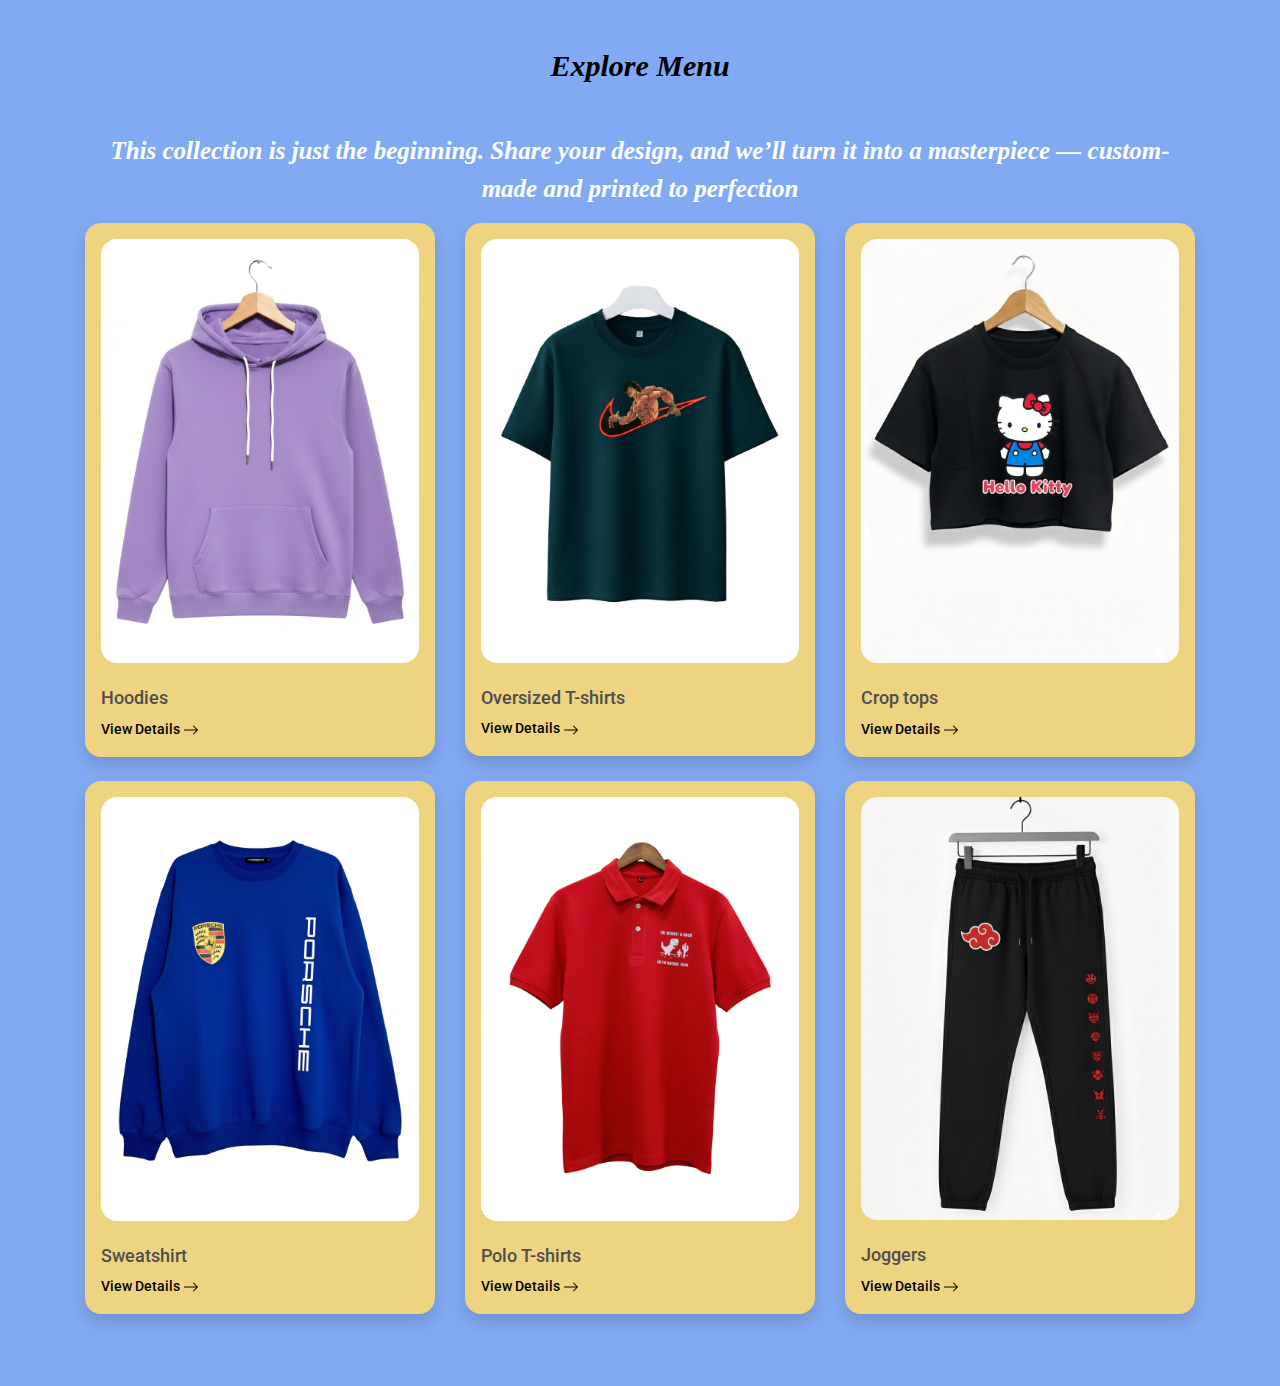
<file: menu.html>
<!DOCTYPE html>
<html lang="en">

<head>
    <meta charset="UTF-8">
    <meta name="viewport" content="width=device-width, initial-scale=1.0">
    <title>Explore Menu</title>
    <link rel="icon" type="image/x-icon"
        href="./images/logo title.png">

    <!-- Bootstrap CSS -->
    <link rel="stylesheet" href="https://stackpath.bootstrapcdn.com/bootstrap/4.5.2/css/bootstrap.min.css" />

    <!-- Custom CSS -->
    <link rel="stylesheet" href="./menu.css">

    <!-- Bootstrap JS -->
    <script src="https://code.jquery.com/jquery-3.5.1.slim.min.js"></script>
    <script src="https://cdn.jsdelivr.net/npm/popper.js@1.16.1/dist/umd/popper.min.js"></script>
    <script src="https://stackpath.bootstrapcdn.com/bootstrap/4.5.2/js/bootstrap.min.js"></script>
</head>

<body>
    <!-- Explore Menu Section -->
    <div class="explore-menu-section pt-5 pb-5">
        <div class="container">
            <div class="row justify-content-center">
                <div class="col-12">
                    <h1 class="menu-section-heading text-center mb-5">Explore Menu</h1>
                    <p class="menu-section-para">This collection is just the beginning. Share your design, 
                        and we’ll turn it into a masterpiece — custom-made and printed to perfection</p>
                </div>

                <!-- Card 1 -->
                <div class="col-12 col-md-6 col-lg-4">
                    <div class="shadow menu-item-card p-3 mb-4">
                        <img src="./images/Dresses/Hoodie.jpg" class="menu-item-image w-100" />
                        <h1 class="menu-card-title">Hoodies</h1>
                        
                        <a href="#" class="menu-item-link">View Details
                            <svg xmlns="http://www.w3.org/2000/svg" width="16" height="16" fill="currentColor"
                                class="bi bi-arrow-right" viewBox="0 0 16 16">
                                <path fill-rule="evenodd"
                                    d="M1 8a.5.5 0 0 1 .5-.5h11.793l-3.147-3.146a.5.5 0 0 1 .708-.708l4 4a.5.5 0 0 1 0 .708l-4 4a.5.5 0 0 1-.708-.708L13.293 8.5H1.5A.5.5 0 0 1 1 8" />
                            </svg>
                        </a>
                    </div>
                </div>

                <!-- Card 2 -->
                <div class="col-12 col-md-6 col-lg-4">
                    <div class="shadow menu-item-card p-3 mb-4">
                        <img src="./images/Dresses/Oversized tees.jpg"
                            class="menu-item-image w-100" />
                        <h1 class="menu-card-title">Oversized T-shirts</h1>
                        <a href="#" class="menu-item-link">View Details
                            <svg xmlns="http://www.w3.org/2000/svg" width="16" height="16" fill="currentColor"
                                class="bi bi-arrow-right" viewBox="0 0 16 16">
                                <path fill-rule="evenodd"
                                    d="M1 8a.5.5 0 0 1 .5-.5h11.793l-3.147-3.146a.5.5 0 0 1 .708-.708l4 4a.5.5 0 0 1 0 .708l-4 4a.5.5 0 0 1-.708-.708L13.293 8.5H1.5A.5.5 0 0 1 1 8" />
                            </svg>
                        </a>
                    </div>
                </div>

                <!-- Card 3 -->
                <div class="col-12 col-md-6 col-lg-4">
                    <div class="shadow menu-item-card p-3 mb-4">
                        <img src="./images/Dresses/Crop top.jpg"
                            class="menu-item-image w-100" />
                        <h1 class="menu-card-title">Crop tops</h1>
                        <a href="#" class="menu-item-link">View Details
                            <svg xmlns="http://www.w3.org/2000/svg" width="16" height="16" fill="currentColor"
                                class="bi bi-arrow-right" viewBox="0 0 16 16">
                                <path fill-rule="evenodd"
                                    d="M1 8a.5.5 0 0 1 .5-.5h11.793l-3.147-3.146a.5.5 0 0 1 .708-.708l4 4a.5.5 0 0 1 0 .708l-4 4a.5.5 0 0 1-.708-.708L13.293 8.5H1.5A.5.5 0 0 1 1 8" />
                            </svg>
                        </a>
                    </div>
                </div>

                <!-- Card 4 -->
                <div class="col-12 col-md-6 col-lg-4">
                    <div class="shadow menu-item-card p-3 mb-4">
                        <img src="./images/Dresses/Sweatshirt.jpg" class="menu-item-image w-100" />
                        <h1 class="menu-card-title">Sweatshirt</h1>
                        <a href="#" class="menu-item-link">View Details
                            <svg xmlns="http://www.w3.org/2000/svg" width="16" height="16" fill="currentColor"
                                class="bi bi-arrow-right" viewBox="0 0 16 16">
                                <path fill-rule="evenodd"
                                    d="M1 8a.5.5 0 0 1 .5-.5h11.793l-3.147-3.146a.5.5 0 0 1 .708-.708l4 4a.5.5 0 0 1 0 .708l-4 4a.5.5 0 0 1-.708-.708L13.293 8.5H1.5A.5.5 0 0 1 1 8" />
                            </svg>
                        </a>
                    </div>
                </div>

                <!-- Card 5 -->
                 <div class="col-12 col-md-6 col-lg-4">
                    <div class="shadow menu-item-card p-3 mb-4">
                        <img src="./images/Dresses/Polo tshirt.jpg" class="menu-item-image w-100" />
                        <h1 class="menu-card-title">Polo T-shirts</h1>
                        <a href="#" class="menu-item-link">View Details
                            <svg xmlns="http://www.w3.org/2000/svg" width="16" height="16" fill="currentColor"
                                class="bi bi-arrow-right" viewBox="0 0 16 16">
                                <path fill-rule="evenodd"
                                    d="M1 8a.5.5 0 0 1 .5-.5h11.793l-3.147-3.146a.5.5 0 0 1 .708-.708l4 4a.5.5 0 0 1 0 .708l-4 4a.5.5 0 0 1-.708-.708L13.293 8.5H1.5A.5.5 0 0 1 1 8" />
                            </svg>
                        </a>
                    </div>
                </div>

                <!-- Card 5 -->
                 <div class="col-12 col-md-6 col-lg-4">
                    <div class="shadow menu-item-card p-3 mb-4">
                        <img src="./images/Dresses/Joggers.jpg" class="menu-item-image w-100" />
                        <h1 class="menu-card-title">Joggers</h1>
                        <a href="#" class="menu-item-link">View Details
                            <svg xmlns="http://www.w3.org/2000/svg" width="16" height="16" fill="currentColor"
                                class="bi bi-arrow-right" viewBox="0 0 16 16">
                                <path fill-rule="evenodd"
                                    d="M1 8a.5.5 0 0 1 .5-.5h11.793l-3.147-3.146a.5.5 0 0 1 .708-.708l4 4a.5.5 0 0 1 0 .708l-4 4a.5.5 0 0 1-.708-.708L13.293 8.5H1.5A.5.5 0 0 1 1 8" />
                            </svg>
                        </a>
                    </div>
                </div>

            </div>
        </div>
    </div>
</body>

</html>
</file>
<file: menu.css>
@import url('https://fonts.googleapis.com/css2?family=Bree+Serif&family=Caveat:wght@400;700&family=Lobster&family=Monoton&family=Open+Sans:ital,wght@0,400;0,700;1,400;1,700&family=Playfair+Display+SC:ital,wght@0,400;0,700;1,700&family=Playfair+Display:ital,wght@0,400;0,700;1,700&family=Roboto:ital,wght@0,400;0,700;1,400;1,700&family=Source+Sans+Pro:ital,wght@0,400;0,700;1,700&family=Work+Sans:ital,wght@0,400;0,700;1,700&display=swap');

html, body {
    margin: 0;
    padding: 0;
    height: 100%; /* make body take full viewport height */
    background-color: #000; /* optional: match body with your sections */
}

.explore-menu-section {
    background-color: #82AAF2;
}

.menu-section-heading {
    color: #000000;
    font-family: "Times New Roman";
    font-style:italic;
    font-size: 30px;
    font-weight: 700;
}

.menu-section-para{
    color: #ffffffff;
    font-family: "Times New Roman";
    font-style:italic;
    font-size: 25px;
    font-weight: bold;
    text-align: center;
}

.menu-item-image {
    border-radius: 16px;
}

.menu-card-image {
    border-radius: 16px;

}

.menu-item-card {
    border-radius: 16px;
    background-color: #eed480;
}

.menu-item-card:hover {
    border-radius: 16px;
    background-color: #ffffffff;
}

.menu-card-title {
    color: #4e4e4e;
    font-family: "Roboto";
    font-size: 18px;
    font-weight: 500;
    margin-top: 24px;
}

.menu-item-link {
    color: #000000;
    font-family: "Roboto";
    font-weight: 500;
    font-size: 14px;
}

@media (max-width: 767px) {
  .menu-item-card {
    width: 100% !important;
    margin: 0 auto 20px auto;
  }

  .menu-item-image {
    width: 100%;
    height: auto;
  }
}
</file>
